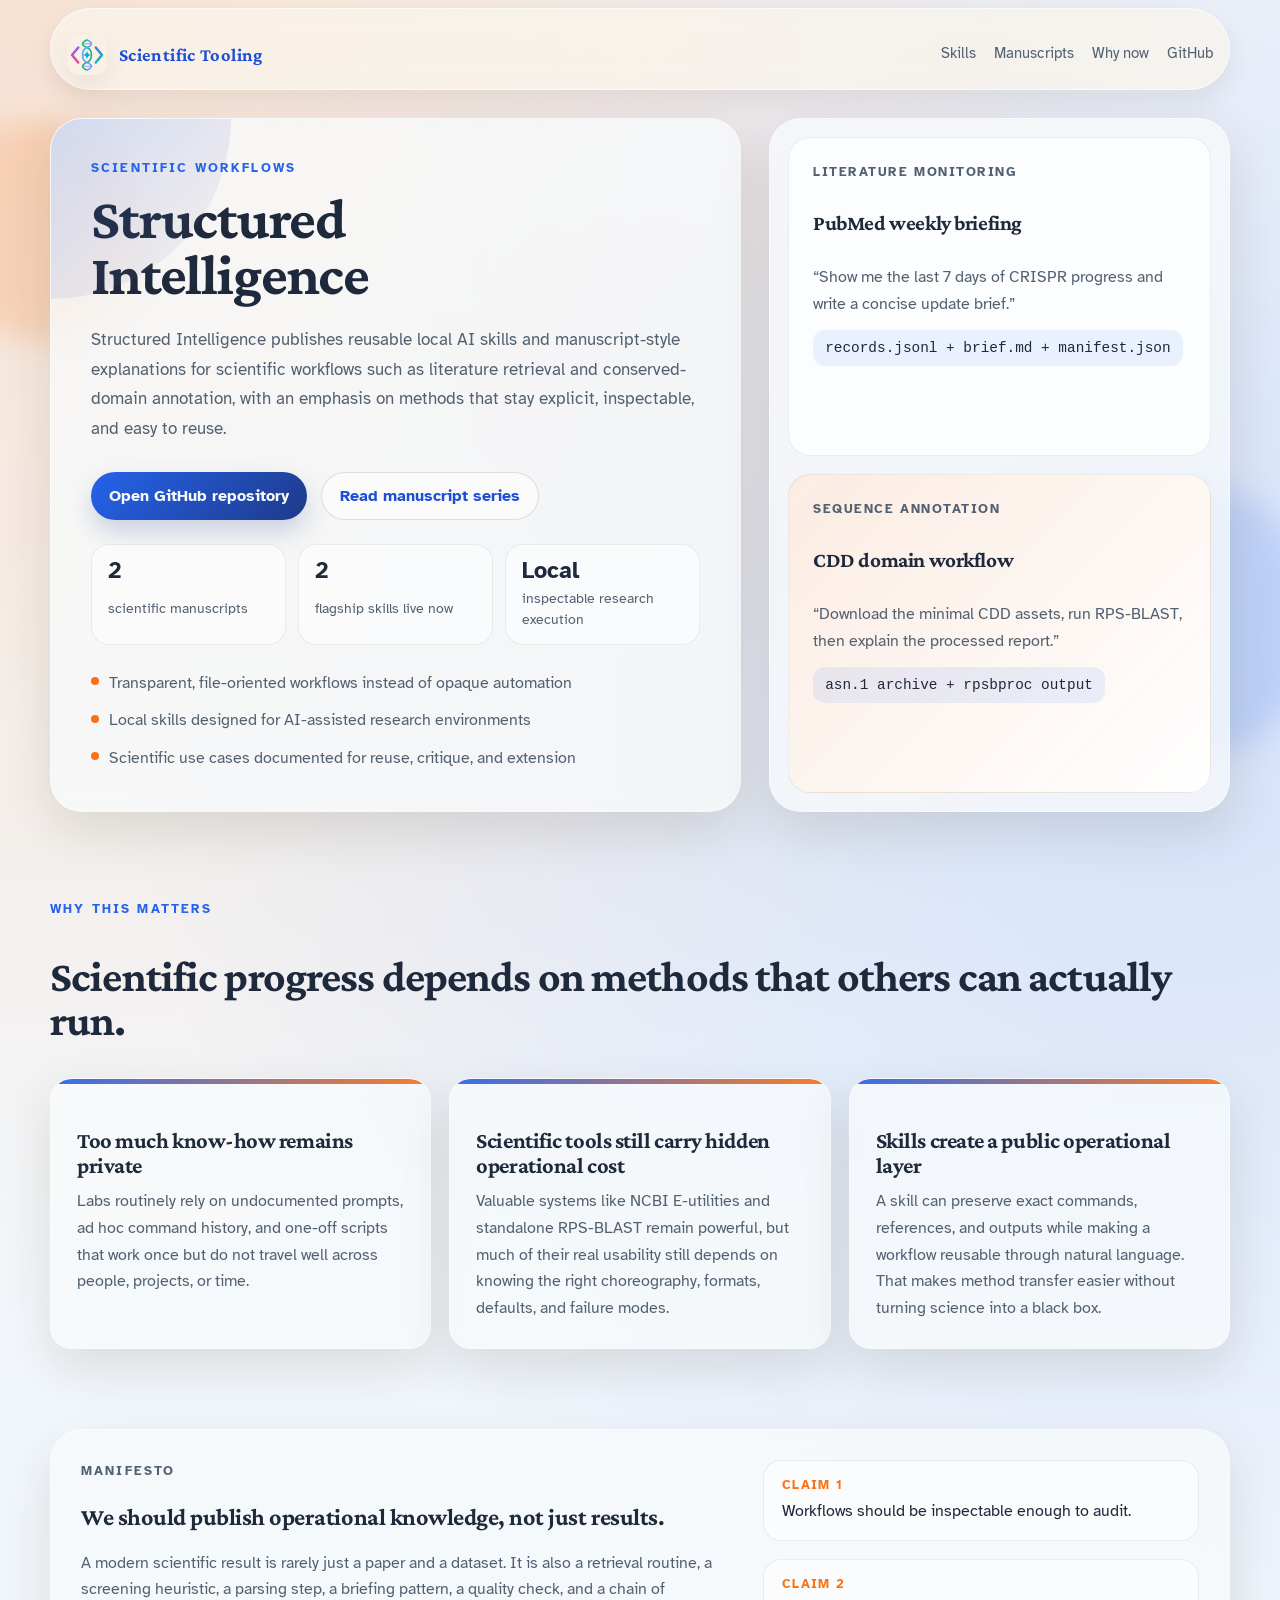
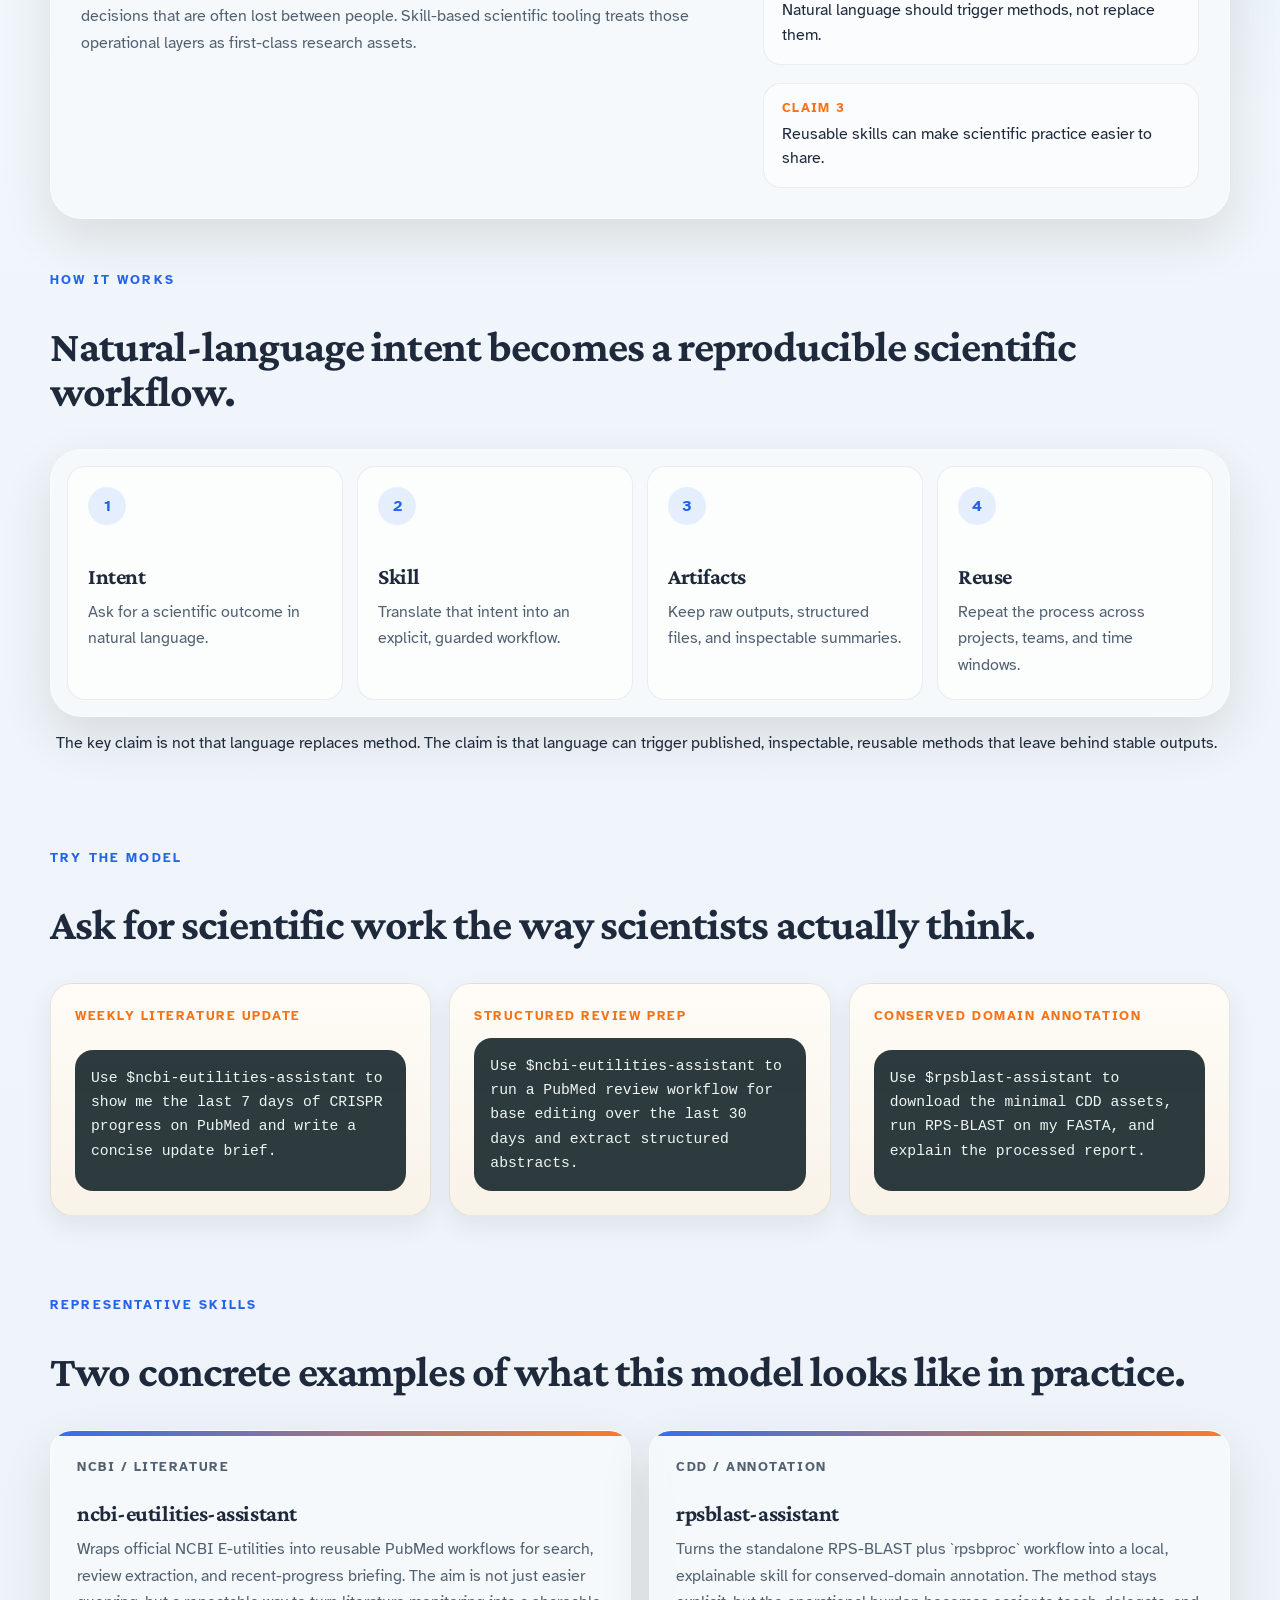
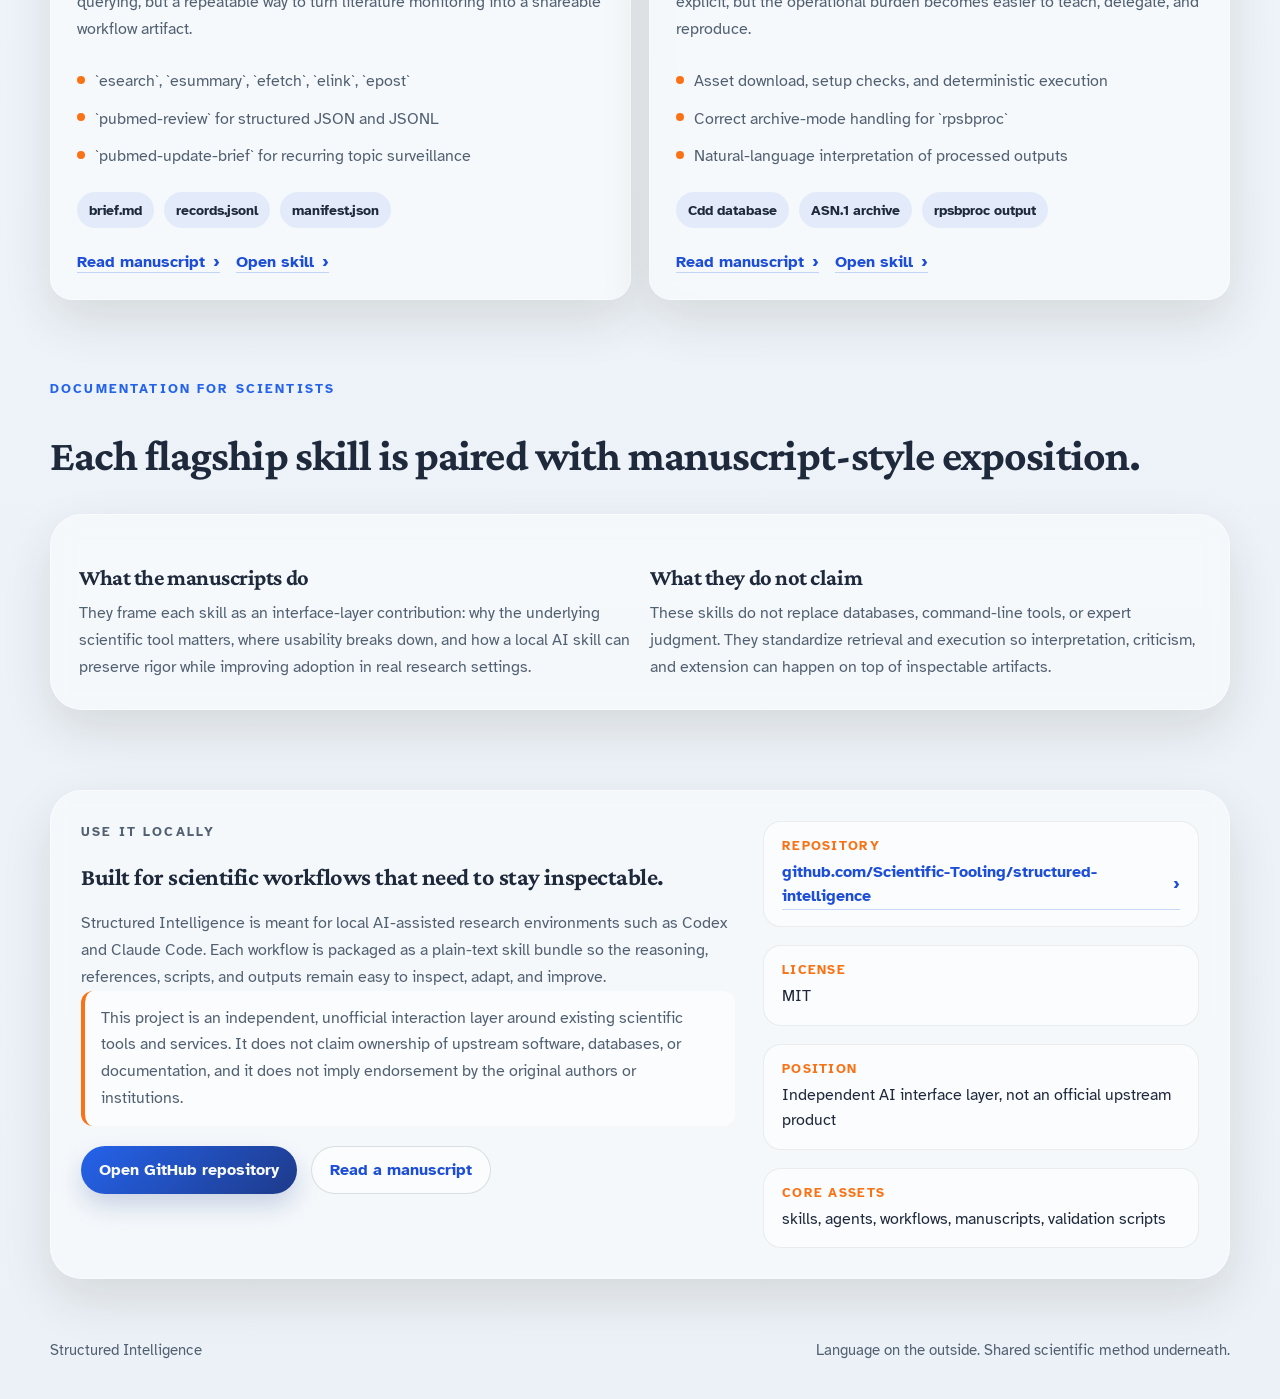
<file: docs/index.html>
<!DOCTYPE html>
<html lang="en">
  <head>
    <meta charset="UTF-8" />
    <meta name="viewport" content="width=device-width, initial-scale=1.0" />
    <title>Structured Intelligence | Scientific Tooling</title>
    <meta
      name="description"
      content="Scientific workflows, manuscripts, and reusable local AI skills for literature retrieval, domain annotation, and transparent research automation."
    />
    <meta
      name="keywords"
      content="structured intelligence, scientific tooling, AI research workflows, skill-based tooling, NCBI E-utilities, RPS-BLAST, scientific automation"
    />
    <meta name="author" content="Ming Zhang" />
    <meta name="robots" content="index,follow,max-image-preview:large,max-snippet:-1,max-video-preview:-1" />
    <meta name="googlebot" content="index,follow,max-image-preview:large,max-snippet:-1,max-video-preview:-1" />
    <meta name="theme-color" content="#1b7668" />
    <meta name="color-scheme" content="light only" />
    <link rel="canonical" href="https://scientifictooling.org/structured-intelligence/" />
    <link rel="icon" href="./assets/logo.svg" type="image/svg+xml" />
    <link rel="apple-touch-icon" href="./assets/logo.png" />

    <meta property="og:type" content="website" />
    <meta property="og:site_name" content="Scientific Tooling" />
    <meta property="og:title" content="Structured Intelligence | Scientific Tooling" />
    <meta
      property="og:description"
      content="Scientific workflows, manuscripts, and reusable local AI skills for literature retrieval, domain annotation, and transparent research automation."
    />
    <meta property="og:url" content="https://scientifictooling.org/structured-intelligence/" />
    <meta property="og:image" content="https://scientifictooling.org/structured-intelligence/assets/social-preview.png" />
    <meta property="og:image:type" content="image/png" />
    <meta property="og:image:width" content="1200" />
    <meta property="og:image:height" content="630" />
    <meta property="og:image:alt" content="Structured Intelligence social preview card" />

    <meta name="twitter:card" content="summary_large_image" />
    <meta name="twitter:title" content="Structured Intelligence | Scientific Tooling" />
    <meta
      name="twitter:description"
      content="Scientific workflows, manuscripts, and reusable local AI skills for literature retrieval, domain annotation, and transparent research automation."
    />
    <meta name="twitter:image" content="https://scientifictooling.org/structured-intelligence/assets/social-preview.png" />

    <script type="application/ld+json">
      {
        "@context": "https://schema.org",
        "@graph": [
          {
            "@type": "WebPage",
            "@id": "https://scientifictooling.org/structured-intelligence/#page",
            "url": "https://scientifictooling.org/structured-intelligence/",
            "name": "Structured Intelligence",
            "isPartOf": {
              "@id": "https://scientifictooling.org/#website"
            },
            "about": {
              "@id": "https://scientifictooling.org/structured-intelligence/#project"
            },
            "primaryImageOfPage": {
              "@type": "ImageObject",
              "url": "https://scientifictooling.org/structured-intelligence/assets/social-preview.png"
            }
          },
          {
            "@type": "SoftwareSourceCode",
            "@id": "https://scientifictooling.org/structured-intelligence/#project",
            "name": "Structured Intelligence",
            "codeRepository": "https://github.com/Scientific-Tooling/structured-intelligence",
            "license": "https://github.com/Scientific-Tooling/structured-intelligence/blob/main/LICENSE",
            "programmingLanguage": [
              "Shell",
              "Python",
              "Markdown",
              "YAML"
            ],
            "publisher": {
              "@id": "https://scientifictooling.org/#organization"
            }
          }
        ]
      }
    </script>
    <link rel="stylesheet" href="./assets/theme.css" />
    <link rel="stylesheet" href="./assets/site.css" />
  </head>
  <body>
    <div class="page-shell">
      <header class="hero">
        <nav class="topbar" aria-label="Primary">
          <a class="brand" href="https://scientifictooling.org/" aria-label="Scientific Tooling home">
            <img src="./assets/logo.svg" alt="" width="40" height="40" />
            <span>Scientific Tooling</span>
          </a>
          <div class="topbar-links">
            <a href="#skills">Skills</a>
            <a href="./manuscripts/">Manuscripts</a>
            <a href="#why">Why now</a>
            <a href="https://github.com/Scientific-Tooling/structured-intelligence">GitHub</a>
          </div>
        </nav>

        <section class="hero-grid" id="top">
          <div class="hero-copy reveal reveal-1">
            <p class="eyebrow">Scientific Workflows</p>
            <h1 class="title-hero">Structured Intelligence</h1>
            <p class="lede">
              Structured Intelligence publishes reusable local AI skills and
              manuscript-style explanations for scientific workflows such as literature
              retrieval and conserved-domain annotation, with an emphasis on methods
              that stay explicit, inspectable, and easy to reuse.
            </p>
            <div class="hero-actions">
              <a class="button button-primary" href="https://github.com/Scientific-Tooling/structured-intelligence">
                Open GitHub repository
              </a>
              <a class="button button-secondary" href="./manuscripts/">
                Read manuscript series
              </a>
            </div>
            <div class="hero-facts" aria-label="Project highlights">
              <article class="fact-chip">
                <span class="fact-value">2</span>
                <span class="fact-label">scientific manuscripts</span>
              </article>
              <article class="fact-chip">
                <span class="fact-value">2</span>
                <span class="fact-label">flagship skills live now</span>
              </article>
              <article class="fact-chip">
                <span class="fact-value">Local</span>
                <span class="fact-label">inspectable research execution</span>
              </article>
            </div>
            <ul class="signal-list" aria-label="Repository promises">
              <li>Transparent, file-oriented workflows instead of opaque automation</li>
              <li>Local skills designed for AI-assisted research environments</li>
              <li>Scientific use cases documented for reuse, critique, and extension</li>
            </ul>
          </div>

          <aside class="hero-panel reveal reveal-2" aria-label="Example skill outputs">
            <div class="panel-stack">
              <article class="mini-card">
                <p class="mini-label">Literature monitoring</p>
                <h2>PubMed weekly briefing</h2>
                <p>
                  “Show me the last 7 days of CRISPR progress and write a concise
                  update brief.”
                </p>
                <code>records.jsonl + brief.md + manifest.json</code>
              </article>

              <article class="mini-card accent-card">
                <p class="mini-label">Sequence annotation</p>
                <h2>CDD domain workflow</h2>
                <p>
                  “Download the minimal CDD assets, run RPS-BLAST, then explain
                  the processed report.”
                </p>
                <code>asn.1 archive + rpsbproc output</code>
              </article>
            </div>
          </aside>
        </section>
      </header>

      <main>
        <section class="section thesis" id="why">
          <div class="section-heading reveal reveal-1">
            <p class="eyebrow">Why this matters</p>
            <h2>Scientific progress depends on methods that others can actually run.</h2>
          </div>
          <div class="thesis-grid">
            <article class="thesis-card reveal reveal-1">
              <h3>Too much know-how remains private</h3>
              <p>
                Labs routinely rely on undocumented prompts, ad hoc command history,
                and one-off scripts that work once but do not travel well across
                people, projects, or time.
              </p>
            </article>
            <article class="thesis-card reveal reveal-2">
              <h3>Scientific tools still carry hidden operational cost</h3>
              <p>
                Valuable systems like NCBI E-utilities and standalone RPS-BLAST remain
                powerful, but much of their real usability still depends on knowing
                the right choreography, formats, defaults, and failure modes.
              </p>
            </article>
            <article class="thesis-card reveal reveal-3">
              <h3>Skills create a public operational layer</h3>
              <p>
                A skill can preserve exact commands, references, and outputs while
                making a workflow reusable through natural language. That makes method
                transfer easier without turning science into a black box.
              </p>
            </article>
          </div>
        </section>

        <section class="section manifesto">
          <div class="repo-panel reveal reveal-2">
            <div>
              <p class="eyebrow">Manifesto</p>
              <h2>We should publish operational knowledge, not just results.</h2>
              <p>
                A modern scientific result is rarely just a paper and a dataset. It is
                also a retrieval routine, a screening heuristic, a parsing step, a
                briefing pattern, a quality check, and a chain of decisions that are
                often lost between people. Skill-based scientific tooling treats those
                operational layers as first-class research assets.
              </p>
            </div>
            <dl class="repo-meta">
              <div>
                <dt>Claim 1</dt>
                <dd>Workflows should be inspectable enough to audit.</dd>
              </div>
              <div>
                <dt>Claim 2</dt>
                <dd>Natural language should trigger methods, not replace them.</dd>
              </div>
              <div>
                <dt>Claim 3</dt>
                <dd>Reusable skills can make scientific practice easier to share.</dd>
              </div>
            </dl>
          </div>
        </section>

        <section class="section workflow-band">
          <div class="section-heading reveal reveal-1">
            <p class="eyebrow">How It Works</p>
            <h2>Natural-language intent becomes a reproducible scientific workflow.</h2>
          </div>
          <div class="workflow-frame reveal reveal-2">
            <div class="workflow-step">
              <span>1</span>
              <h3>Intent</h3>
              <p>Ask for a scientific outcome in natural language.</p>
            </div>
            <div class="workflow-step">
              <span>2</span>
              <h3>Skill</h3>
              <p>Translate that intent into an explicit, guarded workflow.</p>
            </div>
            <div class="workflow-step">
              <span>3</span>
              <h3>Artifacts</h3>
              <p>Keep raw outputs, structured files, and inspectable summaries.</p>
            </div>
            <div class="workflow-step">
              <span>4</span>
              <h3>Reuse</h3>
              <p>Repeat the process across projects, teams, and time windows.</p>
            </div>
          </div>
          <div class="workflow-note reveal reveal-3">
            <p>
              The key claim is not that language replaces method. The claim is that
              language can trigger published, inspectable, reusable methods that leave
              behind stable outputs.
            </p>
          </div>
        </section>

        <section class="section prompt-lab">
          <div class="section-heading reveal reveal-1">
            <p class="eyebrow">Try The Model</p>
            <h2>Ask for scientific work the way scientists actually think.</h2>
          </div>
          <div class="prompt-grid">
            <article class="prompt-card reveal reveal-1">
              <p class="card-tag">Weekly literature update</p>
              <code>Use $ncbi-eutilities-assistant to show me the last 7 days of CRISPR progress on PubMed and write a concise update brief.</code>
            </article>
            <article class="prompt-card reveal reveal-2">
              <p class="card-tag">Structured review prep</p>
              <code>Use $ncbi-eutilities-assistant to run a PubMed review workflow for base editing over the last 30 days and extract structured abstracts.</code>
            </article>
            <article class="prompt-card reveal reveal-3">
              <p class="card-tag">Conserved domain annotation</p>
              <code>Use $rpsblast-assistant to download the minimal CDD assets, run RPS-BLAST on my FASTA, and explain the processed report.</code>
            </article>
          </div>
        </section>

        <section class="section" id="skills">
          <div class="section-heading reveal reveal-1">
            <p class="eyebrow">Representative Skills</p>
            <h2>Two concrete examples of what this model looks like in practice.</h2>
          </div>
          <div class="card-grid">
            <article class="feature-card reveal reveal-1">
              <p class="card-tag">NCBI / Literature</p>
              <h3>ncbi-eutilities-assistant</h3>
              <p>
                Wraps official NCBI E-utilities into reusable PubMed workflows for
                search, review extraction, and recent-progress briefing. The aim is
                not just easier querying, but a repeatable way to turn literature
                monitoring into a shareable workflow artifact.
              </p>
              <ul>
                <li>`esearch`, `esummary`, `efetch`, `elink`, `epost`</li>
                <li>`pubmed-review` for structured JSON and JSONL</li>
                <li>`pubmed-update-brief` for recurring topic surveillance</li>
              </ul>
              <div class="artifact-row">
                <span>brief.md</span>
                <span>records.jsonl</span>
                <span>manifest.json</span>
              </div>
              <div class="card-links">
                <a href="./manuscripts/ncbi-eutilities-assistant/">Read manuscript</a>
                <a href="https://github.com/Scientific-Tooling/structured-intelligence/blob/main/skills/ncbi-eutilities-assistant/SKILL.md">Open skill</a>
              </div>
            </article>

            <article class="feature-card reveal reveal-2">
              <p class="card-tag">CDD / Annotation</p>
              <h3>rpsblast-assistant</h3>
              <p>
                Turns the standalone RPS-BLAST plus `rpsbproc` workflow into a local,
                explainable skill for conserved-domain annotation. The method stays
                explicit, but the operational burden becomes easier to teach,
                delegate, and reproduce.
              </p>
              <ul>
                <li>Asset download, setup checks, and deterministic execution</li>
                <li>Correct archive-mode handling for `rpsbproc`</li>
                <li>Natural-language interpretation of processed outputs</li>
              </ul>
              <div class="artifact-row">
                <span>Cdd database</span>
                <span>ASN.1 archive</span>
                <span>rpsbproc output</span>
              </div>
              <div class="card-links">
                <a href="./manuscripts/rpsblast-assistant/">Read manuscript</a>
                <a href="https://github.com/Scientific-Tooling/structured-intelligence/blob/main/skills/rpsblast-assistant/SKILL.md">Open skill</a>
              </div>
            </article>
          </div>
        </section>

        <section class="section manuscripts" id="manuscripts">
          <div class="section-heading reveal reveal-1">
            <p class="eyebrow">Documentation For Scientists</p>
            <h2>Each flagship skill is paired with manuscript-style exposition.</h2>
          </div>
          <div class="manuscript-strip reveal reveal-2">
            <div>
              <h3>What the manuscripts do</h3>
              <p>
                They frame each skill as an interface-layer contribution: why the
                underlying scientific tool matters, where usability breaks down, and
                how a local AI skill can preserve rigor while improving adoption in
                real research settings.
              </p>
            </div>
            <div>
              <h3>What they do not claim</h3>
              <p>
                These skills do not replace databases, command-line tools, or expert
                judgment. They standardize retrieval and execution so interpretation,
                criticism, and extension can happen on top of inspectable artifacts.
              </p>
            </div>
          </div>
        </section>

        <section class="section repository">
          <div class="repo-panel reveal reveal-2">
            <div>
              <p class="eyebrow">Use It Locally</p>
              <h2>Built for scientific workflows that need to stay inspectable.</h2>
              <p>
                Structured Intelligence is meant for local AI-assisted research
                environments such as Codex and Claude Code. Each workflow is packaged
                as a plain-text skill bundle so the reasoning, references, scripts,
                and outputs remain easy to inspect, adapt, and improve.
              </p>
              <p class="repo-note">
                This project is an independent, unofficial interaction layer around
                existing scientific tools and services. It does not claim ownership
                of upstream software, databases, or documentation, and it does not
                imply endorsement by the original authors or institutions.
              </p>
              <div class="hero-actions repo-actions">
                <a class="button button-primary" href="https://github.com/Scientific-Tooling/structured-intelligence">
                  Open GitHub repository
                </a>
                <a class="button button-secondary" href="./manuscripts/">
                  Read a manuscript
                </a>
              </div>
            </div>
            <dl class="repo-meta">
              <div>
                <dt>Repository</dt>
                <dd>
                  <a href="https://github.com/Scientific-Tooling/structured-intelligence">
                    github.com/Scientific-Tooling/structured-intelligence
                  </a>
                </dd>
              </div>
              <div>
                <dt>License</dt>
                <dd>MIT</dd>
              </div>
              <div>
                <dt>Position</dt>
                <dd>Independent AI interface layer, not an official upstream product</dd>
              </div>
              <div>
                <dt>Core assets</dt>
                <dd>skills, agents, workflows, manuscripts, validation scripts</dd>
              </div>
            </dl>
          </div>
        </section>
      </main>

      <footer class="footer">
        <p>Structured Intelligence</p>
        <p>Language on the outside. Shared scientific method underneath.</p>
      </footer>
    </div>
  </body>
</html>
</file>
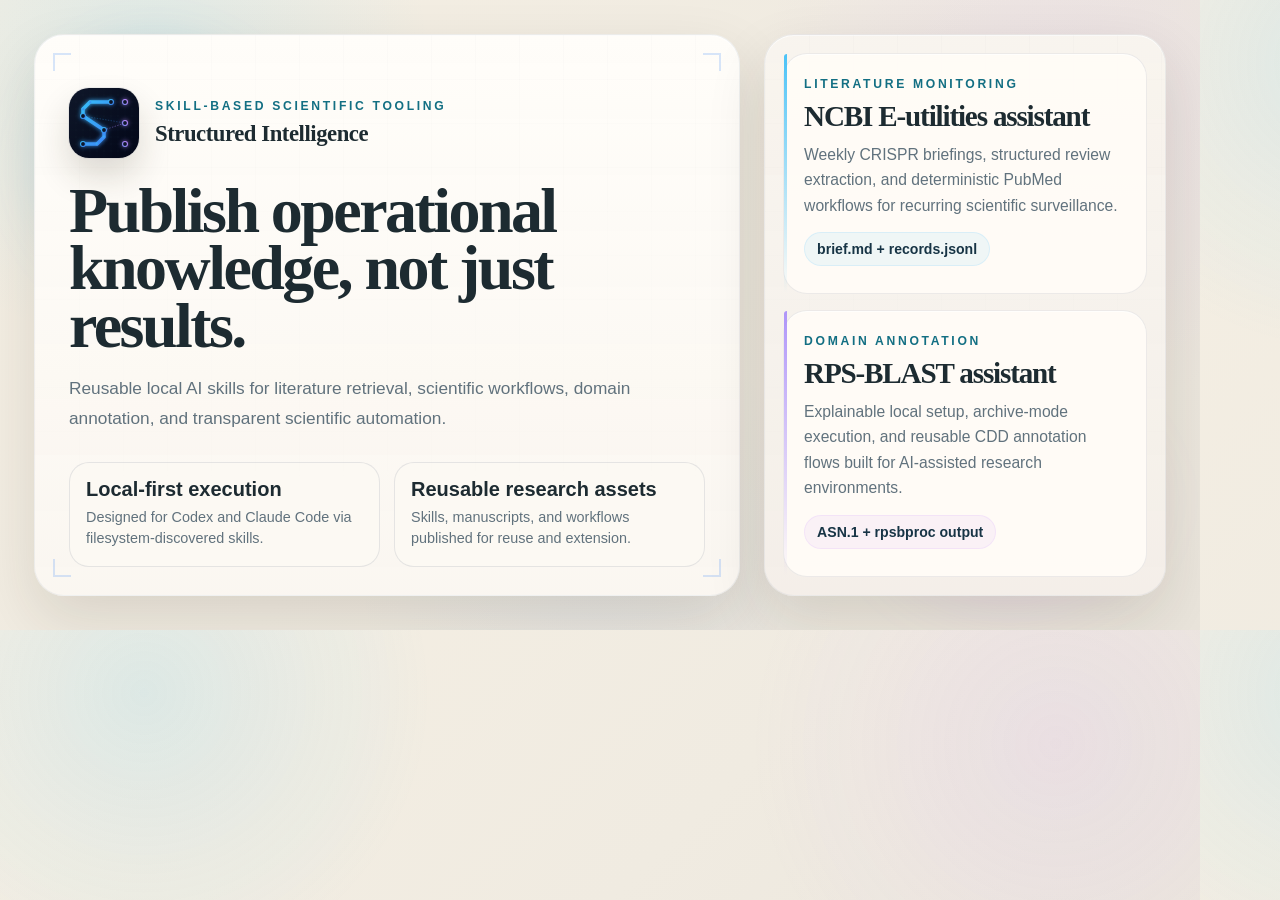
<file: docs/social-preview.html>
<!DOCTYPE html>
<html lang="en">
  <head>
    <meta charset="UTF-8" />
    <meta name="viewport" content="width=device-width, initial-scale=1.0" />
    <title>Structured Intelligence Social Preview</title>
    <style>
      :root {
        --bg-a: #f5efe3;
        --bg-b: #e9e4db;
        --panel: rgba(255, 252, 247, 0.88);
        --panel-strong: rgba(255, 252, 247, 0.98);
        --line: rgba(71, 85, 105, 0.12);
        --ink: #1d2b31;
        --muted: #61727d;
        --cyan: #38bdf8;
        --blue: #3b82f6;
        --violet: #a78bfa;
        --purple: #c084fc;
        --glow-cyan: rgba(56, 189, 248, 0.12);
        --glow-violet: rgba(192, 132, 252, 0.1);
      }

      * {
        box-sizing: border-box;
      }

      html,
      body {
        margin: 0;
        width: 1200px;
        height: 630px;
        overflow: hidden;
        font-family: "Avenir Next", "Segoe UI", "Helvetica Neue", sans-serif;
        color: var(--ink);
        background:
          radial-gradient(circle at 12% 10%, rgba(56, 189, 248, 0.12), transparent 24%),
          radial-gradient(circle at 88% 18%, rgba(192, 132, 252, 0.1), transparent 26%),
          radial-gradient(circle at 50% 90%, rgba(59, 130, 246, 0.05), transparent 30%),
          linear-gradient(135deg, var(--bg-a) 0%, #f0ebe1 48%, var(--bg-b) 100%);
      }

      body {
        position: relative;
      }

      body::before,
      body::after {
        position: absolute;
        content: "";
        pointer-events: none;
        filter: blur(26px);
      }

      body::before {
        top: 46px;
        left: 36px;
        width: 240px;
        height: 240px;
        border-radius: 50%;
        background: var(--glow-cyan);
      }

      body::after {
        right: 50px;
        bottom: 20px;
        width: 280px;
        height: 220px;
        border-radius: 50%;
        background: var(--glow-violet);
      }

      .frame {
        position: relative;
        display: grid;
        grid-template-columns: minmax(0, 1.3fr) minmax(320px, 0.74fr);
        gap: 24px;
        width: 100%;
        height: 100%;
        padding: 34px;
      }

      .main-panel,
      .side-panel {
        position: relative;
        z-index: 1;
        overflow: hidden;
        border: 1px solid rgba(148, 163, 184, 0.14);
        border-radius: 30px;
        background:
          linear-gradient(180deg, rgba(255, 252, 247, 0.98), rgba(250, 246, 240, 0.9)),
          var(--panel);
        box-shadow:
          inset 0 1px 0 rgba(255, 255, 255, 0.75),
          0 24px 60px rgba(45, 35, 20, 0.12);
      }

      .main-panel {
        display: grid;
        align-content: space-between;
        padding: 34px 34px 28px;
        background:
          linear-gradient(180deg, rgba(255, 253, 249, 0.98), rgba(250, 246, 240, 0.94)),
          var(--panel);
      }

      .main-panel::before,
      .side-panel::before {
        position: absolute;
        inset: 0;
        content: "";
        background-image:
          linear-gradient(rgba(71, 85, 105, 0.035) 1px, transparent 1px),
          linear-gradient(90deg, rgba(71, 85, 105, 0.035) 1px, transparent 1px);
        background-size: 44px 44px;
        mask-image: linear-gradient(180deg, rgba(255, 255, 255, 0.42), transparent 90%);
        pointer-events: none;
      }

      .topline {
        display: flex;
        align-items: center;
        gap: 16px;
      }

      .topline img {
        width: 70px;
        height: 70px;
        border-radius: 20px;
        box-shadow:
          0 0 0 1px rgba(71, 85, 105, 0.08),
          0 18px 34px rgba(45, 35, 20, 0.16);
      }

      .brand-meta {
        display: grid;
        gap: 8px;
      }

      .brand-meta strong {
        font-family: "Iowan Old Style", "Palatino Linotype", Georgia, serif;
        font-size: 1.42rem;
        letter-spacing: -0.02em;
      }

      .eyebrow {
        color: #136f83;
        font-size: 0.76rem;
        font-weight: 800;
        letter-spacing: 0.22em;
        text-transform: uppercase;
      }

      h1,
      h2 {
        margin: 0;
        font-family: "Iowan Old Style", "Palatino Linotype", Georgia, serif;
        letter-spacing: -0.04em;
      }

      h1 {
        margin-top: 24px;
        font-size: 4rem;
        line-height: 0.9;
      }

      .lede {
        margin: 20px 0 0;
        color: var(--muted);
        font-size: 1.08rem;
        line-height: 1.72;
      }

      .claim-box {
        display: grid;
        grid-template-columns: repeat(2, minmax(0, 1fr));
        gap: 14px;
        margin-top: 28px;
      }

      .claim {
        padding: 16px;
        border-radius: 20px;
        border: 1px solid rgba(71, 85, 105, 0.12);
        background: rgba(252, 249, 244, 0.92);
      }

      .claim strong {
        display: block;
        margin-bottom: 8px;
        font-size: 1.25rem;
        line-height: 1;
      }

      .claim span {
        color: var(--muted);
        font-size: 0.9rem;
        line-height: 1.5;
      }

      .footer-note {
        display: flex;
        justify-content: space-between;
        align-items: center;
        gap: 18px;
        padding-top: 22px;
        border-top: 1px solid rgba(71, 85, 105, 0.1);
      }

      .footer-note p {
        margin: 0;
        color: var(--muted);
        font-size: 0.94rem;
      }

      .footer-note strong {
        color: #1f3140;
        font-weight: 700;
      }

      .side-panel {
        display: grid;
        gap: 16px;
        padding: 18px;
        background:
          linear-gradient(180deg, rgba(248, 244, 238, 0.96), rgba(243, 238, 232, 0.92)),
          var(--panel);
      }

      .mini-card {
        position: relative;
        padding: 20px;
        border-radius: 24px;
        border: 1px solid rgba(71, 85, 105, 0.1);
        background: rgba(255, 252, 247, 0.92);
        box-shadow: inset 0 1px 0 rgba(255, 255, 255, 0.65);
      }

      .mini-card::before {
        position: absolute;
        inset: 0 auto 0 0;
        width: 3px;
        content: "";
        border-radius: 24px 0 0 24px;
        background: linear-gradient(180deg, var(--cyan), transparent);
        opacity: 0.9;
      }

      .mini-card.accent::before {
        background: linear-gradient(180deg, var(--violet), transparent);
      }

      .mini-card h2 {
        margin: 10px 0 10px;
        font-size: 1.82rem;
        line-height: 1.02;
      }

      .mini-card p {
        margin: 0;
        color: var(--muted);
        font-size: 0.98rem;
        line-height: 1.62;
      }

      .artifact {
        display: inline-flex;
        align-items: center;
        margin-top: 14px;
        min-height: 34px;
        padding: 0 12px;
        border-radius: 999px;
        background: rgba(56, 189, 248, 0.08);
        border: 1px solid rgba(56, 189, 248, 0.12);
        color: #173445;
        font-size: 0.88rem;
        font-weight: 700;
      }

      .accent .artifact {
        background: rgba(192, 132, 252, 0.08);
        border-color: rgba(192, 132, 252, 0.12);
      }

      .frame-corners span {
        position: absolute;
        width: 18px;
        height: 18px;
        border-color: rgba(59, 130, 246, 0.2);
        border-style: solid;
        z-index: 2;
      }

      .frame-corners .tl {
        top: 18px;
        left: 18px;
        border-width: 2px 0 0 2px;
      }

      .frame-corners .tr {
        top: 18px;
        right: 18px;
        border-width: 2px 2px 0 0;
      }

      .frame-corners .bl {
        bottom: 18px;
        left: 18px;
        border-width: 0 0 2px 2px;
      }

      .frame-corners .br {
        right: 18px;
        bottom: 18px;
        border-width: 0 2px 2px 0;
      }
    </style>
  </head>
  <body>
    <main class="frame">
      <section class="main-panel">
        <div class="frame-corners" aria-hidden="true">
          <span class="tl"></span>
          <span class="tr"></span>
          <span class="bl"></span>
          <span class="br"></span>
        </div>
        <div>
          <div class="topline">
            <img src="./logo.svg" alt="" />
            <div class="brand-meta">
              <span class="eyebrow">Skill-Based Scientific Tooling</span>
              <strong>Structured Intelligence</strong>
            </div>
          </div>

          <h1>Publish operational knowledge, not just results.</h1>
          <p class="lede">
            Reusable local AI skills for literature retrieval, scientific workflows,
            domain annotation, and transparent scientific automation.
          </p>

          <div class="claim-box">
            <article class="claim">
              <strong>Local-first execution</strong>
              <span>Designed for Codex and Claude Code via filesystem-discovered skills.</span>
            </article>
            <article class="claim">
              <strong>Reusable research assets</strong>
              <span>Skills, manuscripts, and workflows published for reuse and extension.</span>
            </article>
          </div>
        </div>
      </section>

      <aside class="side-panel">
        <article class="mini-card">
          <span class="eyebrow">Literature Monitoring</span>
          <h2>NCBI E-utilities assistant</h2>
          <p>
            Weekly CRISPR briefings, structured review extraction, and deterministic
            PubMed workflows for recurring scientific surveillance.
          </p>
          <span class="artifact">brief.md + records.jsonl</span>
        </article>

        <article class="mini-card accent">
          <span class="eyebrow">Domain Annotation</span>
          <h2>RPS-BLAST assistant</h2>
          <p>
            Explainable local setup, archive-mode execution, and reusable CDD
            annotation flows built for AI-assisted research environments.
          </p>
          <span class="artifact">ASN.1 + rpsbproc output</span>
        </article>
      </aside>
    </main>
  </body>
</html>
</file>
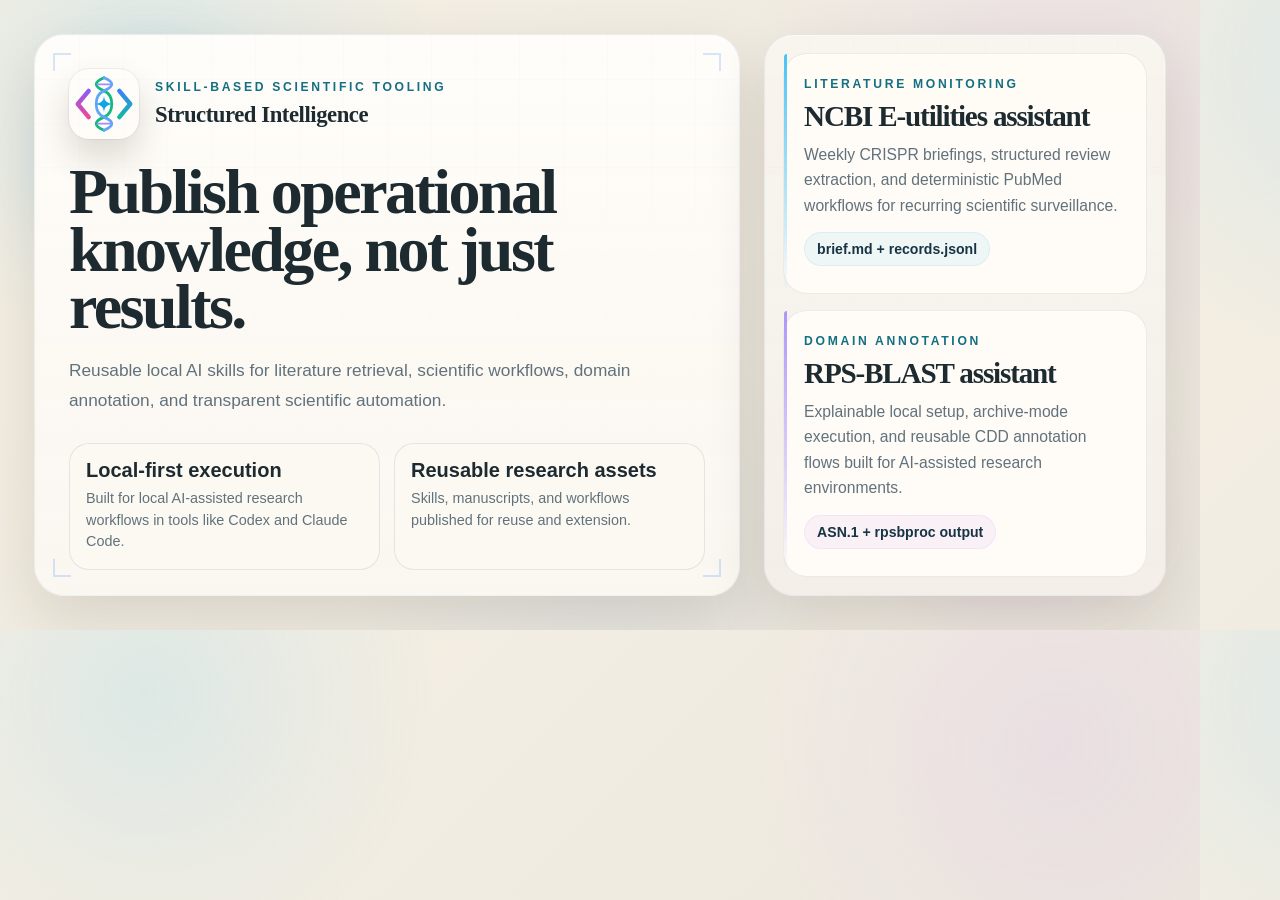
<file: docs/assets/social-preview.html>
<!DOCTYPE html>
<html lang="en">
  <head>
    <meta charset="UTF-8" />
    <meta name="viewport" content="width=device-width, initial-scale=1.0" />
    <title>Structured Intelligence Social Preview</title>
    <style>
      :root {
        --bg-a: #f5efe3;
        --bg-b: #e9e4db;
        --panel: rgba(255, 252, 247, 0.88);
        --panel-strong: rgba(255, 252, 247, 0.98);
        --line: rgba(71, 85, 105, 0.12);
        --ink: #1d2b31;
        --muted: #61727d;
        --cyan: #38bdf8;
        --blue: #3b82f6;
        --violet: #a78bfa;
        --purple: #c084fc;
        --glow-cyan: rgba(56, 189, 248, 0.12);
        --glow-violet: rgba(192, 132, 252, 0.1);
      }

      * {
        box-sizing: border-box;
      }

      html,
      body {
        margin: 0;
        width: 1200px;
        height: 630px;
        overflow: hidden;
        font-family: "Avenir Next", "Segoe UI", "Helvetica Neue", sans-serif;
        color: var(--ink);
        background:
          radial-gradient(circle at 12% 10%, rgba(56, 189, 248, 0.12), transparent 24%),
          radial-gradient(circle at 88% 18%, rgba(192, 132, 252, 0.1), transparent 26%),
          radial-gradient(circle at 50% 90%, rgba(59, 130, 246, 0.05), transparent 30%),
          linear-gradient(135deg, var(--bg-a) 0%, #f0ebe1 48%, var(--bg-b) 100%);
      }

      body {
        position: relative;
      }

      body::before,
      body::after {
        position: absolute;
        content: "";
        pointer-events: none;
        filter: blur(26px);
      }

      body::before {
        top: 46px;
        left: 36px;
        width: 240px;
        height: 240px;
        border-radius: 50%;
        background: var(--glow-cyan);
      }

      body::after {
        right: 50px;
        bottom: 20px;
        width: 280px;
        height: 220px;
        border-radius: 50%;
        background: var(--glow-violet);
      }

      .frame {
        position: relative;
        display: grid;
        grid-template-columns: minmax(0, 1.3fr) minmax(320px, 0.74fr);
        gap: 24px;
        width: 100%;
        height: 100%;
        padding: 34px;
      }

      .main-panel,
      .side-panel {
        position: relative;
        z-index: 1;
        overflow: hidden;
        border: 1px solid rgba(148, 163, 184, 0.14);
        border-radius: 30px;
        background:
          linear-gradient(180deg, rgba(255, 252, 247, 0.98), rgba(250, 246, 240, 0.9)),
          var(--panel);
        box-shadow:
          inset 0 1px 0 rgba(255, 255, 255, 0.75),
          0 24px 60px rgba(45, 35, 20, 0.12);
      }

      .main-panel {
        display: grid;
        align-content: space-between;
        padding: 34px 34px 28px;
        background:
          linear-gradient(180deg, rgba(255, 253, 249, 0.98), rgba(250, 246, 240, 0.94)),
          var(--panel);
      }

      .main-panel::before,
      .side-panel::before {
        position: absolute;
        inset: 0;
        content: "";
        background-image:
          linear-gradient(rgba(71, 85, 105, 0.035) 1px, transparent 1px),
          linear-gradient(90deg, rgba(71, 85, 105, 0.035) 1px, transparent 1px);
        background-size: 44px 44px;
        mask-image: linear-gradient(180deg, rgba(255, 255, 255, 0.42), transparent 90%);
        pointer-events: none;
      }

      .topline {
        display: flex;
        align-items: center;
        gap: 16px;
      }

      .topline img {
        width: 70px;
        height: 70px;
        border-radius: 20px;
        box-shadow:
          0 0 0 1px rgba(71, 85, 105, 0.08),
          0 18px 34px rgba(45, 35, 20, 0.16);
      }

      .brand-meta {
        display: grid;
        gap: 8px;
      }

      .brand-meta strong {
        font-family: "Iowan Old Style", "Palatino Linotype", Georgia, serif;
        font-size: 1.42rem;
        letter-spacing: -0.02em;
      }

      .eyebrow {
        color: #136f83;
        font-size: 0.76rem;
        font-weight: 800;
        letter-spacing: 0.22em;
        text-transform: uppercase;
      }

      h1,
      h2 {
        margin: 0;
        font-family: "Iowan Old Style", "Palatino Linotype", Georgia, serif;
        letter-spacing: -0.04em;
      }

      h1 {
        margin-top: 24px;
        font-size: 4rem;
        line-height: 0.9;
      }

      .lede {
        margin: 20px 0 0;
        color: var(--muted);
        font-size: 1.08rem;
        line-height: 1.72;
      }

      .claim-box {
        display: grid;
        grid-template-columns: repeat(2, minmax(0, 1fr));
        gap: 14px;
        margin-top: 28px;
      }

      .claim {
        padding: 16px;
        border-radius: 20px;
        border: 1px solid rgba(71, 85, 105, 0.12);
        background: rgba(252, 249, 244, 0.92);
      }

      .claim strong {
        display: block;
        margin-bottom: 8px;
        font-size: 1.25rem;
        line-height: 1;
      }

      .claim span {
        color: var(--muted);
        font-size: 0.9rem;
        line-height: 1.5;
      }

      .footer-note {
        display: flex;
        justify-content: space-between;
        align-items: center;
        gap: 18px;
        padding-top: 22px;
        border-top: 1px solid rgba(71, 85, 105, 0.1);
      }

      .footer-note p {
        margin: 0;
        color: var(--muted);
        font-size: 0.94rem;
      }

      .footer-note strong {
        color: #1f3140;
        font-weight: 700;
      }

      .side-panel {
        display: grid;
        gap: 16px;
        padding: 18px;
        background:
          linear-gradient(180deg, rgba(248, 244, 238, 0.96), rgba(243, 238, 232, 0.92)),
          var(--panel);
      }

      .mini-card {
        position: relative;
        padding: 20px;
        border-radius: 24px;
        border: 1px solid rgba(71, 85, 105, 0.1);
        background: rgba(255, 252, 247, 0.92);
        box-shadow: inset 0 1px 0 rgba(255, 255, 255, 0.65);
      }

      .mini-card::before {
        position: absolute;
        inset: 0 auto 0 0;
        width: 3px;
        content: "";
        border-radius: 24px 0 0 24px;
        background: linear-gradient(180deg, var(--cyan), transparent);
        opacity: 0.9;
      }

      .mini-card.accent::before {
        background: linear-gradient(180deg, var(--violet), transparent);
      }

      .mini-card h2 {
        margin: 10px 0 10px;
        font-size: 1.82rem;
        line-height: 1.02;
      }

      .mini-card p {
        margin: 0;
        color: var(--muted);
        font-size: 0.98rem;
        line-height: 1.62;
      }

      .artifact {
        display: inline-flex;
        align-items: center;
        margin-top: 14px;
        min-height: 34px;
        padding: 0 12px;
        border-radius: 999px;
        background: rgba(56, 189, 248, 0.08);
        border: 1px solid rgba(56, 189, 248, 0.12);
        color: #173445;
        font-size: 0.88rem;
        font-weight: 700;
      }

      .accent .artifact {
        background: rgba(192, 132, 252, 0.08);
        border-color: rgba(192, 132, 252, 0.12);
      }

      .frame-corners span {
        position: absolute;
        width: 18px;
        height: 18px;
        border-color: rgba(59, 130, 246, 0.2);
        border-style: solid;
        z-index: 2;
      }

      .frame-corners .tl {
        top: 18px;
        left: 18px;
        border-width: 2px 0 0 2px;
      }

      .frame-corners .tr {
        top: 18px;
        right: 18px;
        border-width: 2px 2px 0 0;
      }

      .frame-corners .bl {
        bottom: 18px;
        left: 18px;
        border-width: 0 0 2px 2px;
      }

      .frame-corners .br {
        right: 18px;
        bottom: 18px;
        border-width: 0 2px 2px 0;
      }
    </style>
  </head>
  <body>
    <main class="frame">
      <section class="main-panel">
        <div class="frame-corners" aria-hidden="true">
          <span class="tl"></span>
          <span class="tr"></span>
          <span class="bl"></span>
          <span class="br"></span>
        </div>
        <div>
          <div class="topline">
            <img src="./logo.svg" alt="" />
            <div class="brand-meta">
              <span class="eyebrow">Skill-Based Scientific Tooling</span>
              <strong>Structured Intelligence</strong>
            </div>
          </div>

          <h1>Publish operational knowledge, not just results.</h1>
          <p class="lede">
            Reusable local AI skills for literature retrieval, scientific workflows,
            domain annotation, and transparent scientific automation.
          </p>

          <div class="claim-box">
            <article class="claim">
              <strong>Local-first execution</strong>
              <span>Built for local AI-assisted research workflows in tools like Codex and Claude Code.</span>
            </article>
            <article class="claim">
              <strong>Reusable research assets</strong>
              <span>Skills, manuscripts, and workflows published for reuse and extension.</span>
            </article>
          </div>
        </div>
      </section>

      <aside class="side-panel">
        <article class="mini-card">
          <span class="eyebrow">Literature Monitoring</span>
          <h2>NCBI E-utilities assistant</h2>
          <p>
            Weekly CRISPR briefings, structured review extraction, and deterministic
            PubMed workflows for recurring scientific surveillance.
          </p>
          <span class="artifact">brief.md + records.jsonl</span>
        </article>

        <article class="mini-card accent">
          <span class="eyebrow">Domain Annotation</span>
          <h2>RPS-BLAST assistant</h2>
          <p>
            Explainable local setup, archive-mode execution, and reusable CDD
            annotation flows built for AI-assisted research environments.
          </p>
          <span class="artifact">ASN.1 + rpsbproc output</span>
        </article>
      </aside>
    </main>
  </body>
</html>
</file>
<file: docs/assets/theme.css>
@import url("https://fonts.googleapis.com/css2?family=Atkinson+Hyperlegible:wght@400;700&family=Crimson+Pro:wght@400;500;600;700&display=swap");

:root {
  --font-display: "Crimson Pro", Georgia, serif;
  --font-body: "Atkinson Hyperlegible", "Segoe UI", sans-serif;
  --eyebrow-size: 0.84rem;
  --eyebrow-weight: 700;
  --eyebrow-spacing: 0.16em;
  --title-hero-size: clamp(2.35rem, 4.5vw, 4.2rem);
  --title-hero-line-height: 0.98;
  --title-hero-max: 12ch;
  --title-hero-wide-max: 24ch;
  --title-section-size: clamp(1.8rem, 3.4vw, 2.9rem);
  --title-section-line-height: 1.02;
  --lede-size: 1.08rem;
  --lede-line-height: 1.72;
}

body {
  font-family: var(--font-body);
}

.brand,
h1,
h2,
h3,
h4,
h5,
h6 {
  font-family: var(--font-display);
  letter-spacing: -0.02em;
}

.eyebrow {
  margin: 0 0 14px;
  color: var(--teal, currentColor);
  font-size: var(--eyebrow-size);
  font-weight: var(--eyebrow-weight);
  letter-spacing: var(--eyebrow-spacing);
  text-transform: uppercase;
}

.title-hero {
  margin: 0;
  max-width: var(--title-hero-max);
  font-size: var(--title-hero-size);
  line-height: var(--title-hero-line-height);
  text-wrap: balance;
}

.title-hero--wide {
  max-width: var(--title-hero-wide-max);
}

.title-section {
  font-size: var(--title-section-size);
  line-height: var(--title-section-line-height);
}

.lede {
  max-width: 56ch;
  margin: 22px 0 0;
  color: var(--muted, inherit);
  font-size: var(--lede-size);
  line-height: var(--lede-line-height);
}

@media (max-width: 560px) {
  :root {
    --title-hero-size: clamp(2rem, 10.5vw, 2.9rem);
  }

  .title-hero {
    max-width: none;
  }
}
</file>
<file: docs/assets/site.css>
:root {
  --bg: #edf2f7;
  --bg-strong: #dfeaf2;
  --paper: rgba(248, 250, 252, 0.78);
  --paper-strong: rgba(252, 253, 255, 0.94);
  --ink: #1e293b;
  --muted: #526171;
  --line: rgba(28, 43, 47, 0.14);
  --gold: #f97316;
  --gold-soft: #fdba74;
  --teal: #2563eb;
  --teal-soft: #93c5fd;
  --link: #1d4ed8;
  --link-hover: #1e40af;
  --shadow: 0 20px 50px rgba(48, 40, 20, 0.12);
  --shadow-soft: 0 10px 24px rgba(48, 40, 20, 0.08);
  --radius-xl: 32px;
  --radius-lg: 22px;
  --radius-md: 16px;
  --max-width: 1180px;
}

* {
  box-sizing: border-box;
}

html {
  scroll-behavior: smooth;
}

body {
  margin: 0;
  color: var(--ink);
  background:
    radial-gradient(circle at top left, rgba(249, 115, 22, 0.18), transparent 28%),
    radial-gradient(circle at 92% 14%, rgba(37, 99, 235, 0.16), transparent 26%),
    linear-gradient(180deg, #f7fafc 0%, #eff5fb 46%, #ebf1f7 100%);
}

body::before,
body::after {
  position: fixed;
  inset: auto;
  content: "";
  pointer-events: none;
  z-index: 0;
  filter: blur(14px);
}

body::before {
  top: 120px;
  left: -70px;
  width: 220px;
  height: 220px;
  border-radius: 50%;
  background: rgba(249, 115, 22, 0.18);
}

body::after {
  right: -40px;
  bottom: 140px;
  width: 280px;
  height: 280px;
  border-radius: 38% 62% 60% 40%;
  background: rgba(37, 99, 235, 0.14);
}

a {
  color: var(--link);
  text-decoration-thickness: 1.5px;
  text-underline-offset: 0.18em;
  transition:
    color 160ms ease,
    text-decoration-color 160ms ease,
    background-color 160ms ease,
    border-color 160ms ease,
    opacity 160ms ease,
    transform 160ms ease;
}

a:hover,
a:focus-visible {
  color: var(--link-hover);
}

a:focus-visible {
  outline: 2px solid rgba(27, 118, 104, 0.24);
  outline-offset: 3px;
  border-radius: 8px;
}

.page-shell {
  position: relative;
  z-index: 1;
}

.hero,
.section,
.footer {
  width: min(calc(100% - 32px), var(--max-width));
  margin: 0 auto;
}

.topbar {
  display: flex;
  justify-content: space-between;
  align-items: center;
  gap: 16px;
  padding: 24px 0 12px;
  position: sticky;
  top: 0;
  z-index: 5;
  margin-top: 8px;
  padding-left: 16px;
  padding-right: 16px;
  border: 1px solid rgba(255, 255, 255, 0.5);
  border-radius: 999px;
  background: rgba(250, 245, 236, 0.72);
  backdrop-filter: blur(12px);
  box-shadow: var(--shadow-soft);
}

.brand,
.topbar-links a {
  text-decoration: none;
}

.brand {
  display: inline-flex;
  align-items: center;
  gap: 12px;
  font-size: 1.15rem;
  font-weight: 700;
  letter-spacing: 0.02em;
}

.brand img {
  flex: 0 0 auto;
  width: 40px;
  height: 40px;
  border-radius: 12px;
  box-shadow: var(--shadow-soft);
}

.topbar-links {
  display: flex;
  flex-wrap: wrap;
  gap: 18px;
  color: var(--muted);
  font-size: 0.96rem;
}

.topbar-links a {
  min-height: 44px;
  padding: 10px 0;
  color: var(--muted);
  text-decoration: none;
  border-bottom: 1px solid transparent;
}

.hero-grid {
  display: grid;
  grid-template-columns: minmax(0, 1.2fr) minmax(290px, 0.8fr);
  gap: 28px;
  align-items: stretch;
  padding: 28px 0 48px;
}

.hero-copy,
.hero-panel,
.workflow-frame,
.feature-card,
.thesis-card,
.repo-panel,
.manuscript-strip {
  background: var(--paper);
  backdrop-filter: blur(10px);
  border: 1px solid rgba(255, 255, 255, 0.45);
  box-shadow: var(--shadow);
}

.hero-copy {
  padding: 40px;
  border-radius: var(--radius-xl);
  position: relative;
  overflow: hidden;
}

.hero-copy::before {
  position: absolute;
  inset: 0 auto auto 0;
  width: 180px;
  height: 180px;
  content: "";
  border-radius: 0 0 180px 0;
  background: linear-gradient(135deg, rgba(37, 99, 235, 0.18), rgba(249, 115, 22, 0.04));
  pointer-events: none;
}

.lede {
  position: relative;
  z-index: 1;
}

.hero-actions {
  display: flex;
  flex-wrap: wrap;
  gap: 14px;
  margin-top: 28px;
  position: relative;
  z-index: 1;
}

.button {
  display: inline-flex;
  align-items: center;
  justify-content: center;
  min-height: 48px;
  padding: 0 18px;
  border-radius: 999px;
  font-weight: 700;
  text-decoration: none;
}

.button-primary {
  background: linear-gradient(135deg, var(--teal) 0%, #1e3a8a 100%);
  color: #f8faf8;
  box-shadow: 0 12px 24px rgba(30, 58, 138, 0.2);
}

.button-secondary {
  border: 1px solid var(--line);
  background: rgba(255, 255, 255, 0.48);
}

.button:hover,
.button:focus-visible,
.topbar-links a:hover,
.topbar-links a:focus-visible,
.card-links a:hover,
.card-links a:focus-visible,
.repo-meta a:hover,
.repo-meta a:focus-visible {
  outline: none;
  opacity: 0.92;
}

.topbar-links a:hover,
.topbar-links a:focus-visible {
  color: var(--ink);
  border-color: rgba(37, 99, 235, 0.3);
}

.hero-facts {
  display: grid;
  grid-template-columns: repeat(3, minmax(0, 1fr));
  gap: 12px;
  margin-top: 24px;
  position: relative;
  z-index: 1;
}

.fact-chip {
  display: grid;
  gap: 6px;
  padding: 14px 16px;
  border-radius: 18px;
  background: rgba(255, 255, 255, 0.54);
  border: 1px solid rgba(28, 43, 47, 0.08);
}

.fact-value {
  font-size: 1.45rem;
  font-weight: 700;
  line-height: 1;
}

.fact-label {
  color: var(--muted);
  font-size: 0.9rem;
  line-height: 1.45;
}

.signal-list,
.feature-card ul {
  margin: 26px 0 0;
  padding: 0;
  list-style: none;
  position: relative;
  z-index: 1;
}

.signal-list li,
.feature-card li {
  position: relative;
  margin-top: 12px;
  padding-left: 18px;
  color: var(--muted);
  line-height: 1.6;
}

.signal-list li::before,
.feature-card li::before {
  position: absolute;
  left: 0;
  top: 0.65em;
  width: 8px;
  height: 8px;
  content: "";
  border-radius: 50%;
  background: var(--gold);
  transform: translateY(-50%);
}

.hero-panel {
  border-radius: var(--radius-xl);
  padding: 18px;
}

.panel-stack {
  display: grid;
  gap: 18px;
  height: 100%;
}

.mini-card {
  display: grid;
  gap: 12px;
  align-content: start;
  padding: 24px;
  border-radius: calc(var(--radius-xl) - 10px);
  background: var(--paper-strong);
  border: 1px solid rgba(28, 43, 47, 0.08);
}

.mini-label,
.card-tag {
  margin: 0;
  color: var(--gold);
  font-size: 0.8rem;
  font-weight: 800;
  letter-spacing: 0.12em;
  text-transform: uppercase;
}

.mini-card h2 {
  font-size: 1.32rem;
  line-height: 1.02;
}

.mini-card p,
.feature-card p,
.thesis-card p,
.manuscript-strip p,
.repo-panel p,
.repo-note,
.workflow-step p {
  margin: 0;
  color: var(--muted);
  line-height: 1.68;
}

.repo-note {
  margin-top: 16px;
  padding: 14px 16px;
  border-left: 4px solid var(--gold);
  border-radius: 12px;
  background: rgba(255, 255, 255, 0.48);
}

.mini-card code {
  display: inline-block;
  width: fit-content;
  padding: 10px 12px;
  border-radius: 12px;
  background: rgba(37, 99, 235, 0.09);
  color: var(--ink);
  font-size: 0.9rem;
}

.accent-card {
  background:
    linear-gradient(135deg, rgba(249, 115, 22, 0.12), rgba(255, 255, 255, 0.88)),
    var(--paper-strong);
}

.section {
  padding: 40px 0;
}

.section-heading {
  max-width: none;
  margin-bottom: 24px;
}

.section-heading h2 {
  font-size: clamp(1.8rem, 3.4vw, 2.9rem);
  line-height: 1.02;
}

.thesis-grid,
.card-grid {
  display: grid;
  grid-template-columns: repeat(3, minmax(0, 1fr));
  gap: 18px;
}

.card-grid {
  grid-template-columns: repeat(2, minmax(0, 1fr));
}

.thesis-card,
.feature-card {
  padding: 26px;
  border-radius: var(--radius-lg);
  position: relative;
  overflow: hidden;
}

.feature-card::before,
.thesis-card::before {
  position: absolute;
  inset: 0 auto auto 0;
  width: 100%;
  height: 5px;
  content: "";
  background: linear-gradient(90deg, rgba(37, 99, 235, 0.92), rgba(249, 115, 22, 0.92));
}

.thesis-card h3,
.feature-card h3,
.workflow-step h3,
.manuscript-strip h3 {
  margin-bottom: 10px;
  font-size: 1.4rem;
}

.workflow-band {
  padding-top: 12px;
}

.workflow-frame {
  display: grid;
  grid-template-columns: repeat(4, minmax(0, 1fr));
  gap: 14px;
  padding: 16px;
  border-radius: var(--radius-xl);
}

.workflow-step {
  min-height: 200px;
  padding: 20px;
  border-radius: 18px;
  background: rgba(255, 255, 255, 0.68);
  border: 1px solid rgba(28, 43, 47, 0.08);
}

.workflow-step span {
  display: inline-grid;
  place-items: center;
  width: 38px;
  height: 38px;
  margin-bottom: 16px;
  border-radius: 50%;
  background: rgba(37, 99, 235, 0.1);
  color: var(--teal);
  font-weight: 800;
}

.card-links {
  display: flex;
  flex-wrap: wrap;
  gap: 16px;
  margin-top: 24px;
}

.card-links a:not(.button-primary):not(.button-secondary),
.repo-meta a {
  display: inline-flex;
  align-items: center;
  gap: 8px;
  width: fit-content;
  color: var(--link);
  font-weight: 700;
  text-decoration: none;
  border-bottom: 1px solid rgba(37, 99, 235, 0.24);
}

.card-links a:not(.button-primary):not(.button-secondary)::after,
.repo-meta a::after {
  content: "\203A";
  font-size: 1.05em;
  line-height: 1;
}

.card-links a:not(.button-primary):not(.button-secondary):hover,
.card-links a:not(.button-primary):not(.button-secondary):focus-visible,
.repo-meta a:hover,
.repo-meta a:focus-visible {
  color: var(--link-hover);
  border-color: rgba(30, 64, 175, 0.45);
  transform: translateX(1px);
}

.artifact-row {
  display: flex;
  flex-wrap: wrap;
  gap: 10px;
  margin-top: 22px;
}

.artifact-row span {
  display: inline-flex;
  align-items: center;
  min-height: 36px;
  padding: 0 12px;
  border-radius: 999px;
  background: rgba(37, 99, 235, 0.09);
  color: var(--ink);
  font-size: 0.9rem;
  font-weight: 600;
}

.workflow-note {
  margin-top: 14px;
  padding: 0 6px;
}

.prompt-grid {
  display: grid;
  grid-template-columns: repeat(3, minmax(0, 1fr));
  gap: 18px;
}

.prompt-card {
  display: grid;
  gap: 14px;
  padding: 24px;
  border-radius: var(--radius-lg);
  background:
    linear-gradient(180deg, rgba(255, 252, 247, 0.95), rgba(249, 242, 230, 0.9));
  border: 1px solid rgba(28, 43, 47, 0.1);
  box-shadow: var(--shadow-soft);
}

.prompt-card code {
  display: block;
  padding: 16px;
  overflow-wrap: anywhere;
  border-radius: 18px;
  background: rgba(28, 43, 47, 0.92);
  color: #eff6f2;
  font-family: "SFMono-Regular", "SFMono-Regular", Consolas, "Liberation Mono", monospace;
  font-size: 0.92rem;
  line-height: 1.65;
}

.manuscript-strip {
  display: grid;
  grid-template-columns: repeat(2, minmax(0, 1fr));
  gap: 20px;
  padding: 28px;
  border-radius: var(--radius-xl);
}

.repo-panel {
  display: grid;
  grid-template-columns: minmax(0, 1.2fr) minmax(280px, 0.8fr);
  gap: 28px;
  padding: 30px;
  border-radius: var(--radius-xl);
}

.repo-meta {
  display: grid;
  gap: 18px;
  margin: 0;
  padding: 0;
}

.repo-meta div {
  padding: 16px 18px;
  border-radius: 18px;
  background: rgba(255, 255, 255, 0.54);
  border: 1px solid rgba(28, 43, 47, 0.08);
}

.repo-meta dt {
  margin-bottom: 6px;
  color: var(--gold);
  font-size: 0.8rem;
  font-weight: 800;
  letter-spacing: 0.1em;
  text-transform: uppercase;
}

.repo-meta dd {
  margin: 0;
  line-height: 1.55;
  color: var(--ink);
}

.repo-actions {
  margin-top: 20px;
}

.footer {
  display: flex;
  justify-content: space-between;
  gap: 16px;
  padding: 22px 0 40px;
  color: var(--muted);
  font-size: 0.92rem;
}

.footer p {
  margin: 0;
}

.reveal {
  opacity: 0;
  transform: translateY(24px);
  animation: rise 700ms ease forwards;
}

.reveal-1 {
  animation-delay: 80ms;
}

.reveal-2 {
  animation-delay: 180ms;
}

.reveal-3 {
  animation-delay: 280ms;
}

@keyframes rise {
  to {
    opacity: 1;
    transform: translateY(0);
  }
}

@media (max-width: 980px) {
  .hero-grid,
  .repo-panel,
  .card-grid,
  .manuscript-strip,
  .thesis-grid,
  .workflow-frame,
  .prompt-grid {
    grid-template-columns: 1fr;
  }

  .hero-facts {
    grid-template-columns: repeat(3, minmax(0, 1fr));
  }

  .workflow-step {
    min-height: auto;
  }

  .title-hero {
    max-width: 11ch;
  }
}

@media (max-width: 720px) {
  .hero,
  .section,
  .footer {
    width: min(calc(100% - 20px), var(--max-width));
  }

  .footer {
    flex-direction: column;
    align-items: flex-start;
  }

  .topbar {
    align-items: stretch;
    gap: 10px;
    padding: 12px;
    border-radius: 28px;
    top: 8px;
  }

  .brand {
    font-size: 1.02rem;
  }

  .brand img {
    width: 36px;
    height: 36px;
  }

  .topbar-links {
    flex-wrap: nowrap;
    gap: 10px;
    width: 100%;
    overflow-x: auto;
    padding-bottom: 2px;
    -webkit-overflow-scrolling: touch;
    scrollbar-width: none;
  }

  .topbar-links::-webkit-scrollbar {
    display: none;
  }

  .topbar-links a {
    flex: 0 0 auto;
    display: inline-flex;
    align-items: center;
    padding: 0 14px;
    border-radius: 999px;
    background: rgba(255, 255, 255, 0.62);
    border: 1px solid rgba(28, 43, 47, 0.08);
  }

  .card-links a:not(.button-primary):not(.button-secondary),
  .repo-meta a {
    width: 100%;
    justify-content: space-between;
  }

  .hero-copy,
  .hero-panel,
  .repo-panel,
  .manuscript-strip,
  .workflow-frame,
  .feature-card,
  .thesis-card,
  .prompt-card {
    padding-left: 20px;
    padding-right: 20px;
  }

  .hero-copy {
    padding-top: 28px;
    padding-bottom: 28px;
  }

  .hero-copy::before {
    width: 132px;
    height: 132px;
    border-radius: 0 0 132px 0;
  }

  .hero-actions,
  .repo-actions {
    width: 100%;
    flex-direction: column;
  }

  .button {
    width: 100%;
  }

  .section {
    padding: 24px 0;
  }

  .section-heading {
    margin-bottom: 18px;
  }

  .lede,
  .mini-card p,
  .feature-card p,
  .thesis-card p,
  .manuscript-strip p,
  .repo-panel p,
  .workflow-step p,
  .signal-list li,
  .feature-card li,
  .repo-meta dd,
  .fact-label {
    font-size: 1rem;
  }

  .prompt-card code {
    font-size: 0.9rem;
  }

  body::before,
  body::after {
    display: none;
  }

  .hero-facts {
    grid-template-columns: repeat(2, minmax(0, 1fr));
  }

  .fact-chip:last-child {
    grid-column: 1 / -1;
  }
}

@media (max-width: 560px) {
  .brand span {
    max-width: 12ch;
    line-height: 1.05;
  }

  .mini-card h2,
  .section-heading h2 {
    line-height: 1.06;
  }

  .workflow-frame {
    gap: 12px;
    padding: 12px;
  }

  .workflow-step,
  .repo-meta div,
  .fact-chip {
    padding: 16px;
  }

  .hero-grid {
    gap: 18px;
    padding: 18px 0 32px;
  }

  .hero-copy,
  .hero-panel,
  .repo-panel,
  .manuscript-strip,
  .workflow-frame,
  .feature-card,
  .thesis-card,
  .prompt-card {
    padding-left: 16px;
    padding-right: 16px;
  }

  .mini-card {
    padding: 18px;
  }

  .topbar-links a,
  .button,
  .card-links a:not(.button-primary):not(.button-secondary),
  .repo-meta a {
    min-height: 46px;
  }

  .prompt-card code {
    padding: 14px;
    font-size: 0.86rem;
    line-height: 1.55;
  }
}

@media (prefers-reduced-motion: reduce) {
  html {
    scroll-behavior: auto;
  }

  .reveal {
    opacity: 1;
    transform: none;
    animation: none;
  }
}
</file>
